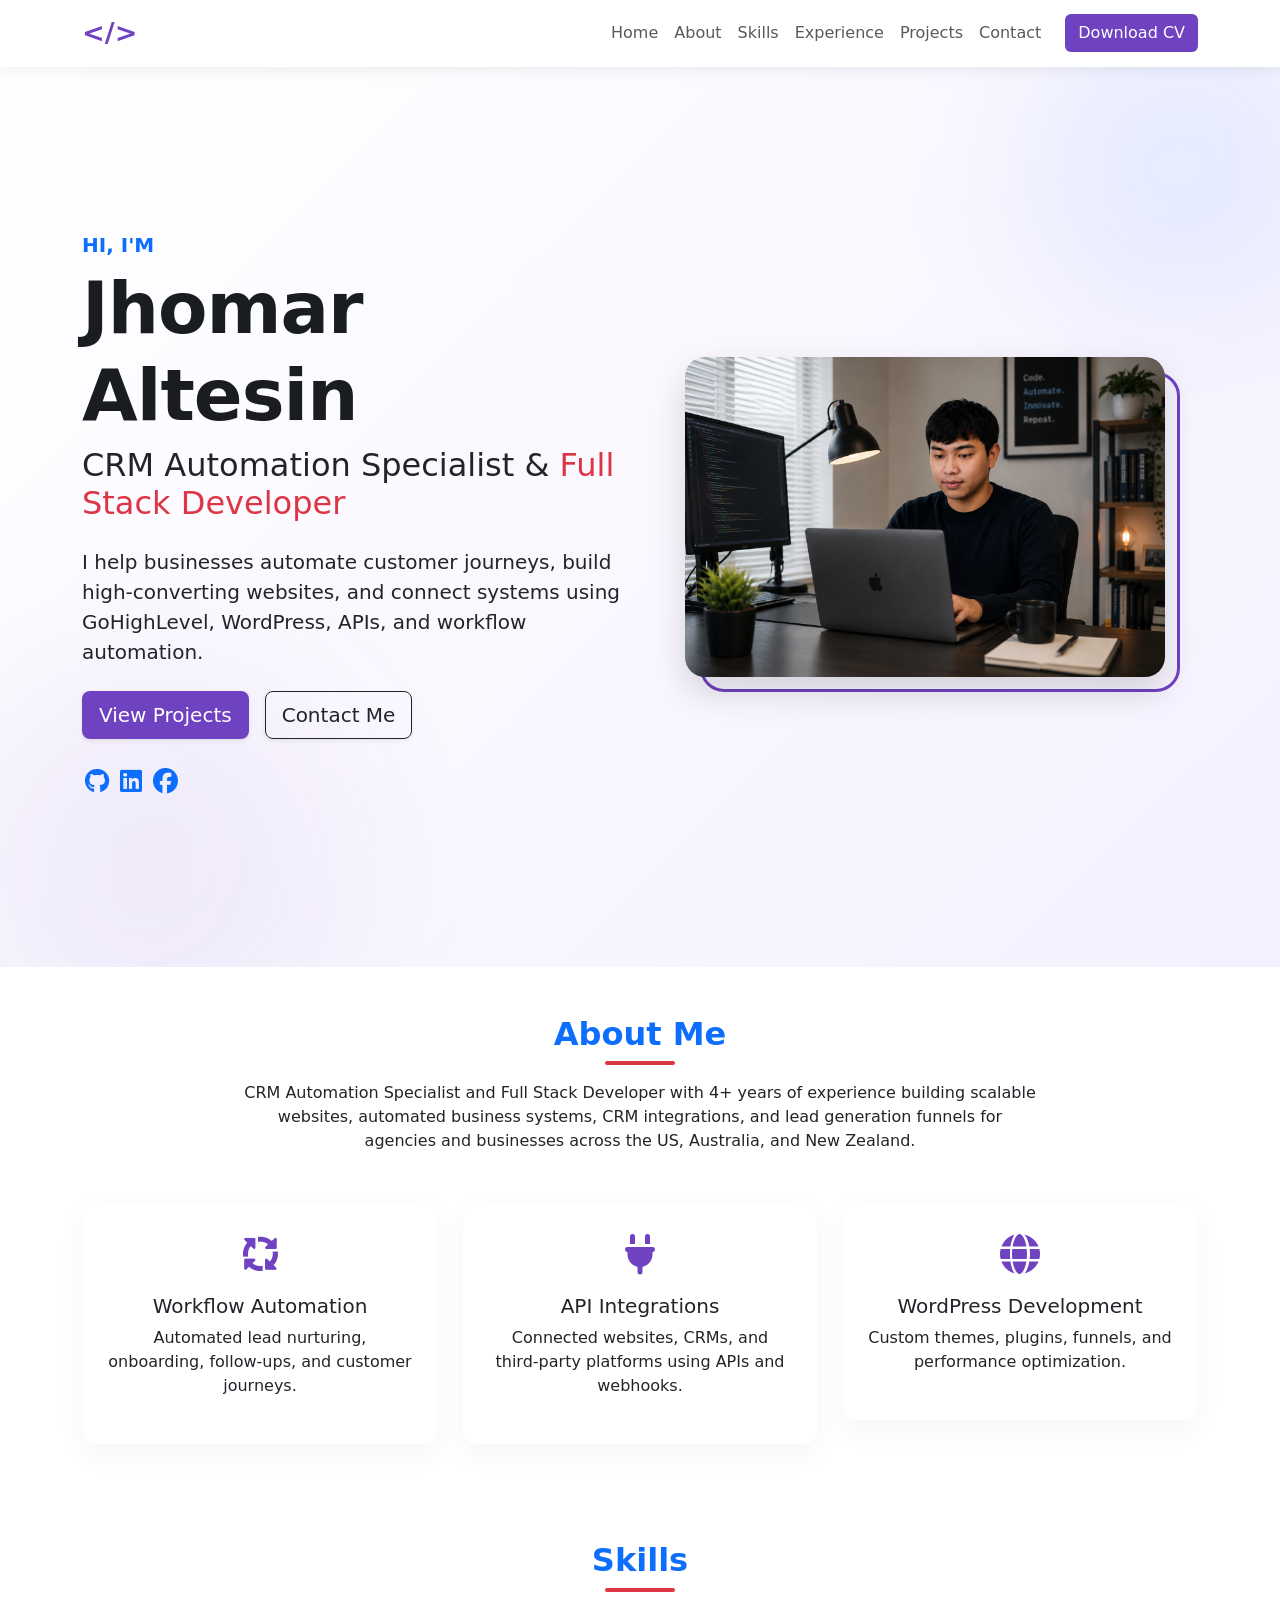
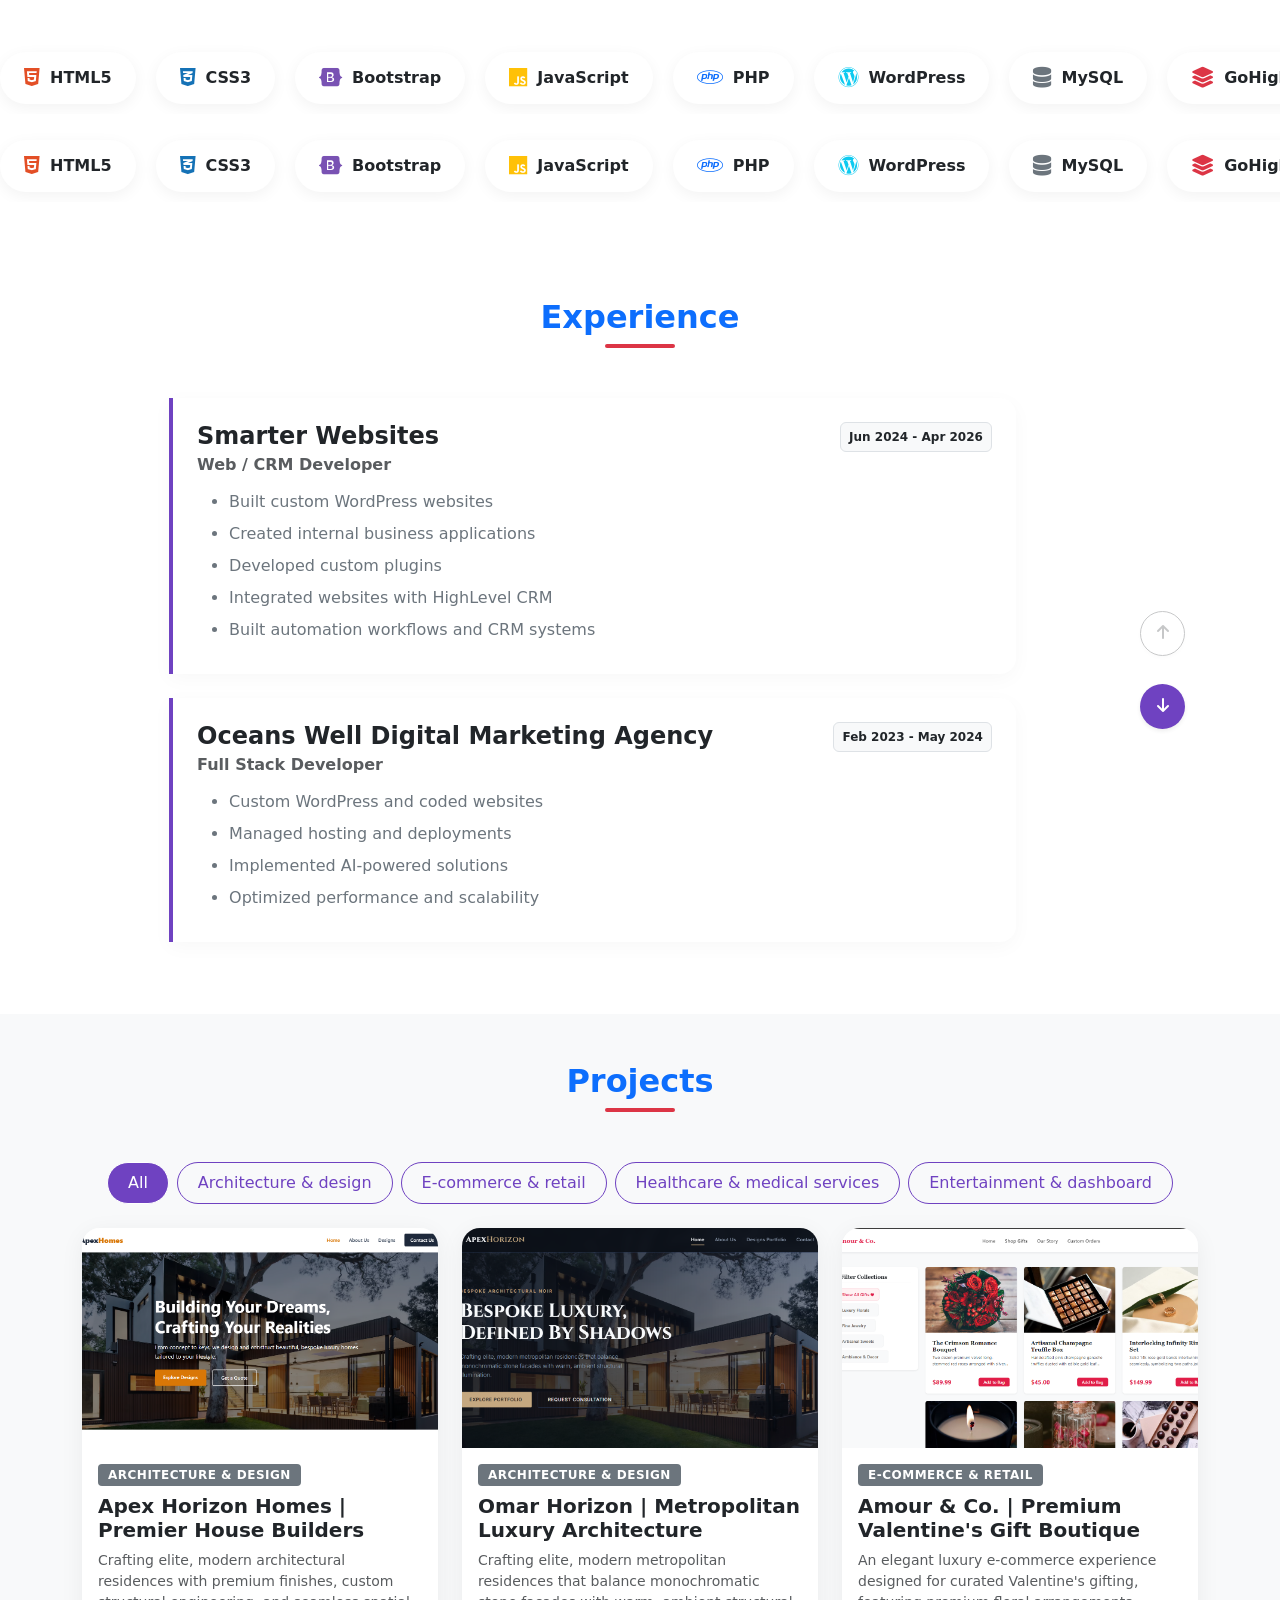
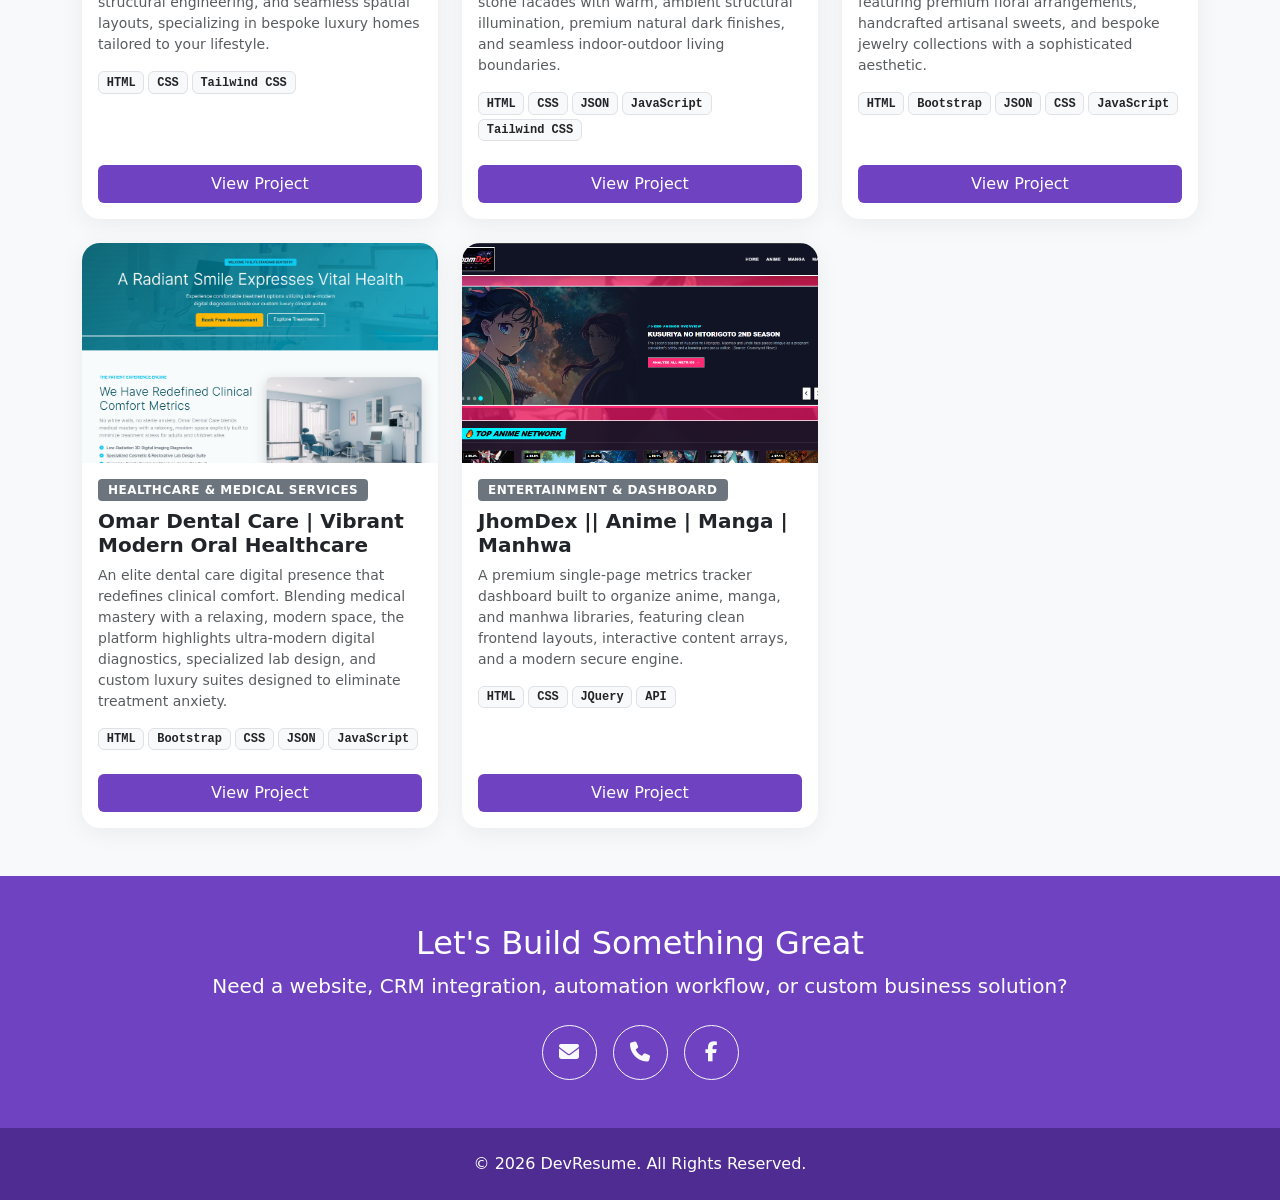
<file: index.html>
<!DOCTYPE html>
<html lang="en">

<head>
    <meta charset="UTF-8">
    <meta name="viewport" content="width=device-width, initial-scale=1.0">
    <title>Jhomar Altesin | Developer Portfolio</title>
    <!-- Bootstrap & FontAwesome -->
    <link href="https://cdn.jsdelivr.net/npm/bootstrap@5.3.3/dist/css/bootstrap.min.css" rel="stylesheet">
    <link rel="stylesheet" href="https://cdnjs.cloudflare.com/ajax/libs/font-awesome/6.5.2/css/all.min.css">
    <!-- Custom Extracted Stylesheet -->
    <link rel="stylesheet" href="style.css">
</head>

<body>
    <!-- NAVBAR -->
    <nav class="navbar navbar-expand-lg sticky-top">
        <div class="container">
            <a class="navbar-brand logo" href="#">&lt;/&gt;</a>
            <button class="navbar-toggler" data-bs-toggle="collapse" data-bs-target="#menu">
                <span class="navbar-toggler-icon"></span>
            </button>
            <div class="collapse navbar-collapse" id="menu">
                <ul class="navbar-nav ms-auto me-3">
                    <li class="nav-item"><a class="nav-link" href="#home">Home</a></li>
                    <li class="nav-item"><a class="nav-link" href="#about">About</a></li>
                    <li class="nav-item"><a class="nav-link" href="#skills">Skills</a></li>
                    <li class="nav-item"><a class="nav-link" href="#experience">Experience</a></li>
                    <li class="nav-item"><a class="nav-link" href="#projects">Projects</a></li>
                    <li class="nav-item"><a class="nav-link" href="#contact">Contact</a></li>
                </ul>
                <a href="AltesinJhomar Ram.pdf" target="_blank" class="btn btn-purple">Download CV</a>
            </div>
        </div>
    </nav>

    <!-- HERO -->
    <section id="home" class="hero">
        <!-- Abstract Background Decorative Elements -->
        <div class="hero-shape shape-1"></div>
        <div class="hero-shape shape-2"></div>
        <div class="container hero-content">
            <div class="row align-items-center">
                <div class="col-lg-6 slide-in-left">
                    <h5 class="blue text-uppercase fw-bold tracking-wider">Hi, I'm</h5>
                    <h1>Jhomar Altesin</h1>
                    <h2 class="mb-4">
                        CRM Automation Specialist & <span class="red">Full Stack Developer</span>
                    </h2>
                    <p class="lead mb-4">
                        I help businesses automate customer journeys, build high-converting websites, and connect
                        systems using GoHighLevel, WordPress, APIs, and workflow automation.
                    </p>
                    <div class="d-flex gap-3 flex-wrap justify-content-lg-start justify-content-center">
                        <a href="#projects" class="btn btn-purple btn-lg shadow-sm">View Projects</a>
                        <a href="#contact" class="btn btn-outline-dark btn-lg shadow-sm">Contact Me</a>
                    </div>
                    <div class="social-icons mt-4">
                        <a href="https://github.com/jhomar0021"><i class="fab fa-github"></i></a>
                        <a href="https://www.linkedin.com/in/altesin-jhomar/"><i class="fab fa-linkedin"></i></a>
                        <a href="https://www.facebook.com/altesin.jhom"><i class="fab fa-facebook"></i></a>
                    </div>
                </div>
                <div class="col-lg-6 text-center slide-in-right mt-lg-0 mt-5">
                    <div class="hero-img-container">
                        <img src="./assets/images/heroimagedev.png" class="hero-img img-fluid"
                            alt="CRM Automation Specialist">
                    </div>
                </div>
            </div>
        </div>
    </section>

    <!-- ABOUT -->
    <section id="about" class="py-5">
        <div class="container">
            <div class="section-title">
                <h2>About Me</h2>
                <div class="line"></div>
                <p class="text-center mx-auto mt-3" style="max-width:800px">
                    CRM Automation Specialist and Full Stack Developer with 4+ years of experience building scalable
                    websites, automated business systems, CRM integrations, and lead generation funnels for agencies and
                    businesses across the US, Australia, and New Zealand.
                </p>
            </div>
            <div class="row g-4">
                <div class="col-md-4">
                    <div class="feature-card">
                        <i class="fas fa-arrows-spin"></i>
                        <h5>Workflow Automation</h5>
                        <p>Automated lead nurturing, onboarding, follow-ups, and customer journeys.</p>
                    </div>
                </div>
                <div class="col-md-4">
                    <div class="feature-card">
                        <i class="fas fa-plug"></i>
                        <h5>API Integrations</h5>
                        <p>Connected websites, CRMs, and third-party platforms using APIs and webhooks.</p>
                    </div>
                </div>
                <div class="col-md-4">
                    <div class="feature-card">
                        <i class="fas fa-globe"></i>
                        <h5>WordPress Development</h5>
                        <p>Custom themes, plugins, funnels, and performance optimization.</p>
                    </div>
                </div>
            </div>
        </div>
    </section>

    <!-- SKILLS (Dual Continuous Scroll) -->
    <section id="skills" class="skills py-5 overflow-hidden">
        <div class="container">
            <div class="section-title">
                <h2>Skills</h2>
                <div class="line"></div>
            </div>
        </div>

        <!-- Track 1: Moving Left -->
        <div class="marquee-wrapper mb-3">
            <div class="marquee-track track-left">
                <!-- Row 1 Badges (Duplicated in script for seamless infinite layout) -->
                <div class="skill-badge"><i class="fab fa-html5 text-orange"></i> HTML5</div>
                <div class="skill-badge"><i class="fab fa-css3-alt text-blue"></i> CSS3</div>
                <div class="skill-badge"><i class="fab fa-bootstrap text-purple"></i> Bootstrap</div>
                <div class="skill-badge"><i class="fab fa-js text-warning"></i> JavaScript</div>
                <div class="skill-badge"><i class="fab fa-php text-primary"></i> PHP</div>
                <div class="skill-badge"><i class="fab fa-wordpress text-info"></i> WordPress</div>
                <div class="skill-badge"><i class="fas fa-database text-secondary"></i> MySQL</div>
                <div class="skill-badge"><i class="fas fa-layer-group text-danger"></i> GoHighLevel</div>
                <div class="skill-badge"><i class="fas fa-robot text-success"></i> CRM Automation</div>
                <div class="skill-badge"><i class="fas fa-diagram-project text-dark"></i> Workflow Design</div>
                <div class="skill-badge"><i class="fas fa-headset text-warning"></i> Technical Support</div>
                <div class="skill-badge"><i class="fas fa-network-wired text-primary"></i> API Integration</div>
            </div>
        </div>

        <!-- Track 2: Moving Right -->
        <div class="marquee-wrapper">
            <div class="marquee-track track-right">
                <div class="skill-badge"><i class="fab fa-html5 text-orange"></i> HTML5</div>
                <div class="skill-badge"><i class="fab fa-css3-alt text-blue"></i> CSS3</div>
                <div class="skill-badge"><i class="fab fa-bootstrap text-purple"></i> Bootstrap</div>
                <div class="skill-badge"><i class="fab fa-js text-warning"></i> JavaScript</div>
                <div class="skill-badge"><i class="fab fa-php text-primary"></i> PHP</div>
                <div class="skill-badge"><i class="fab fa-wordpress text-info"></i> WordPress</div>
                <div class="skill-badge"><i class="fas fa-database text-secondary"></i> MySQL</div>
                <div class="skill-badge"><i class="fas fa-layer-group text-danger"></i> GoHighLevel</div>
                <div class="skill-badge"><i class="fas fa-robot text-success"></i> CRM Automation</div>
                <div class="skill-badge"><i class="fas fa-diagram-project text-dark"></i> Workflow Design</div>
                <div class="skill-badge"><i class="fas fa-headset text-warning"></i> Technical Support</div>
                <div class="skill-badge"><i class="fas fa-network-wired text-primary"></i> API Integration</div>
            </div>
        </div>
    </section>

    <!-- EXPERIENCE -->
    <section id="experience" class="py-5">
        <div class="container">
            <div class="section-title">
                <h2>Experience</h2>
                <div class="line"></div>
            </div>
            <!-- Keep this container. The JS will now inject a 2-column layout (Cards left, Arrow right) -->
            <div id="experience-container" class="row align-items-center justify-content-center">
                <!-- Loaded dynamically via JavaScript -->
            </div>
        </div>
    </section>

    <!-- PROJECTS (Dynamic & Filterable) -->
    <section id="projects" class="py-5 bg-light">
        <div class="container">
            <div class="section-title">
                <h2>Projects</h2>
                <div class="line"></div>
            </div>

            <!-- Filter Buttons -->
            <div class="row mb-4">
                <div class="col-12 d-flex justify-content-center gap-2 flex-wrap" id="filter-buttons">
                    <button class="btn btn-purple filter-btn active" data-filter="all">All</button>
                    <!-- Categories dynamically generated here -->
                </div>
            </div>

            <div class="row g-4" id="projects-container">
                <!-- Loaded dynamically via JavaScript -->
            </div>
        </div>
    </section>

    <!-- CONTACT -->
    <section id="contact" class="contact py-5">
        <div class="container text-center">
            <h2>Let's Build Something Great</h2>
            <p class="lead">Need a website, CRM integration, automation workflow, or custom business solution?</p>
            <div class="mt-4 d-flex justify-content-center gap-3">

                <a href="mailto:altesin.jhomar@gmail.com"
                    class="btn btn-outline-light d-inline-flex align-items-center justify-content-center rounded-circle"
                    style="width: 55px; height: 55px;" title="Email Me">
                    <i class="fas fa-envelope fs-5"></i>
                </a>

                <a href="tel:+639451230607"
                    class="btn btn-outline-light d-inline-flex align-items-center justify-content-center rounded-circle"
                    style="width: 55px; height: 55px;" title="Call Me">
                    <i class="fas fa-phone fs-5"></i>
                </a>

                <a href="https://facebook.com/altesin.jhom" target="_blank"
                    class="btn btn-outline-light d-inline-flex align-items-center justify-content-center rounded-circle"
                    style="width: 55px; height: 55px;" title="Facebook Profile">
                    <i class="fab fa-facebook-f fs-5"></i>
                </a>

            </div>
        </div>
    </section>

    <footer class="py-4 text-center">
        <div class="container">
            &copy; 2026 DevResume. All Rights Reserved.
        </div>
    </footer>

    <!-- Scripts -->
    <script src="https://cdn.jsdelivr.net/npm/bootstrap@5.3.3/dist/js/bootstrap.bundle.min.js"></script>
    <script src="script.js"></script>
</body>

</html>
</file>
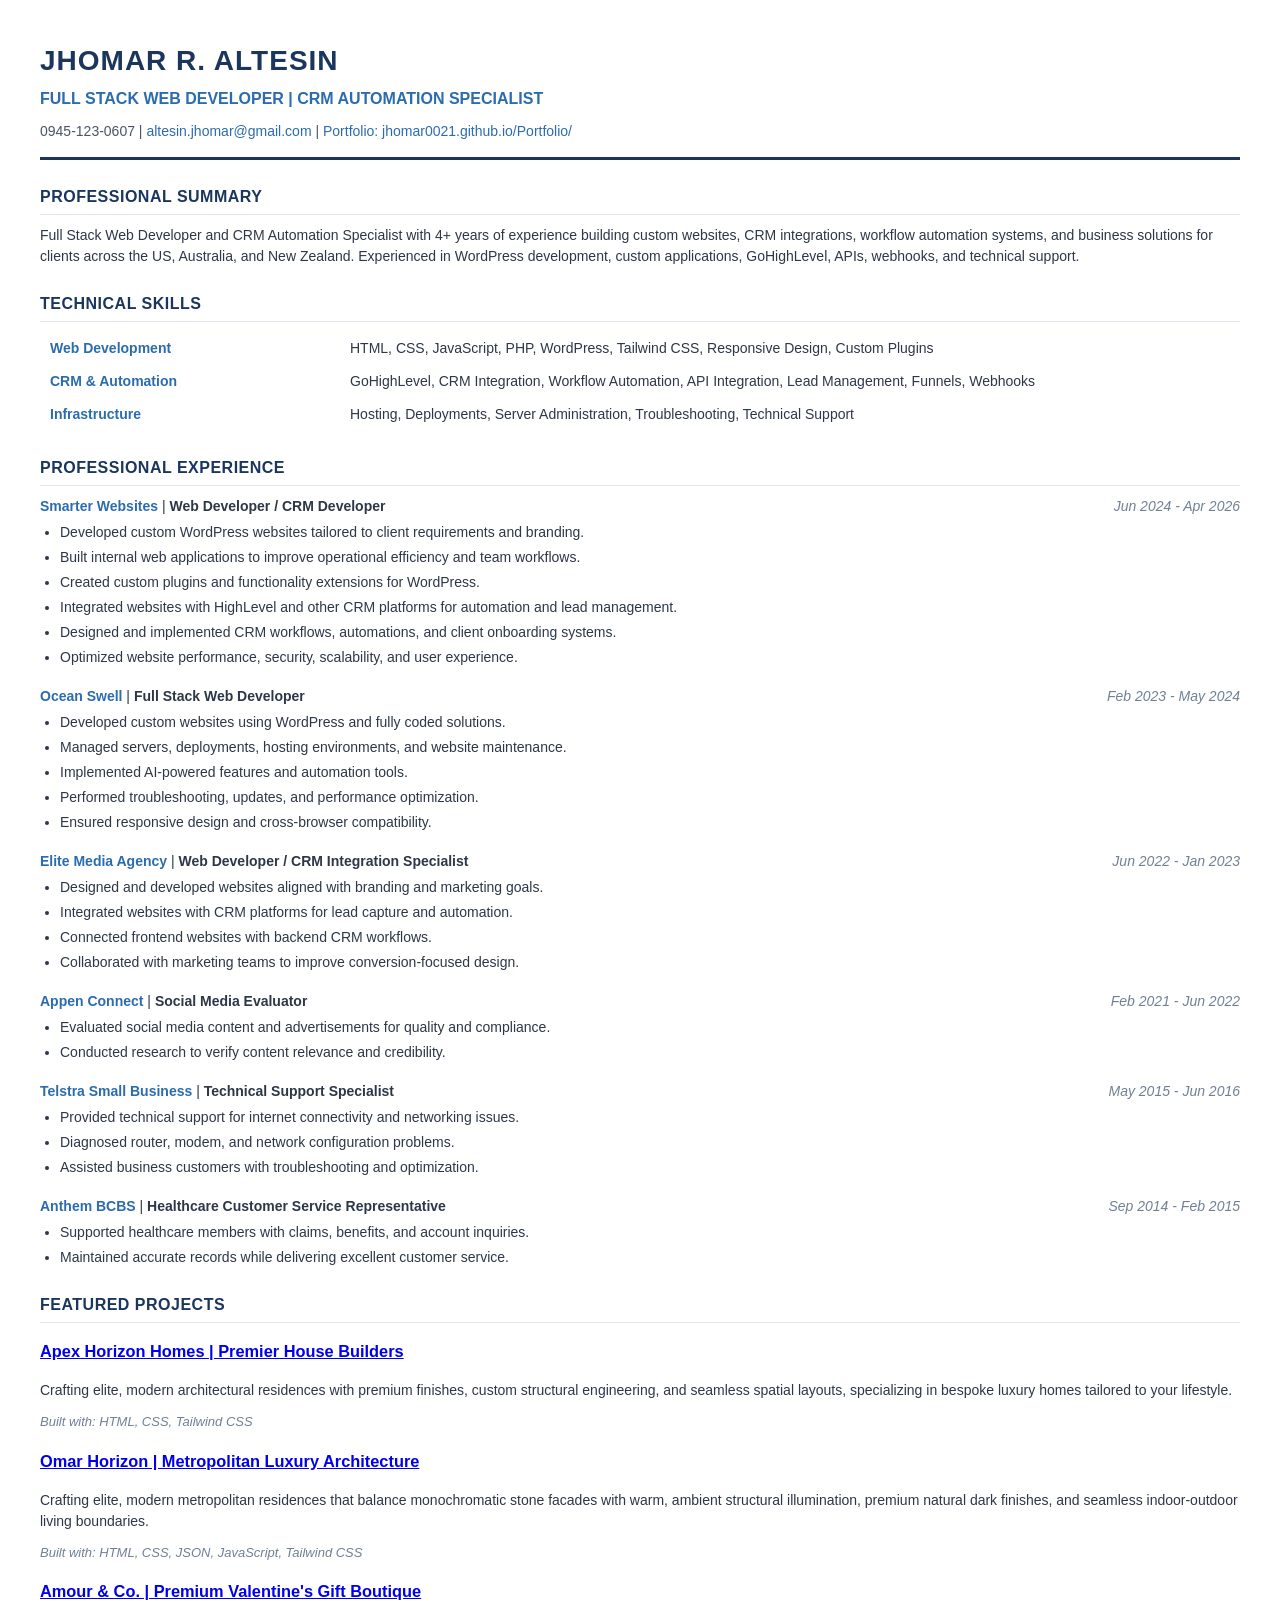
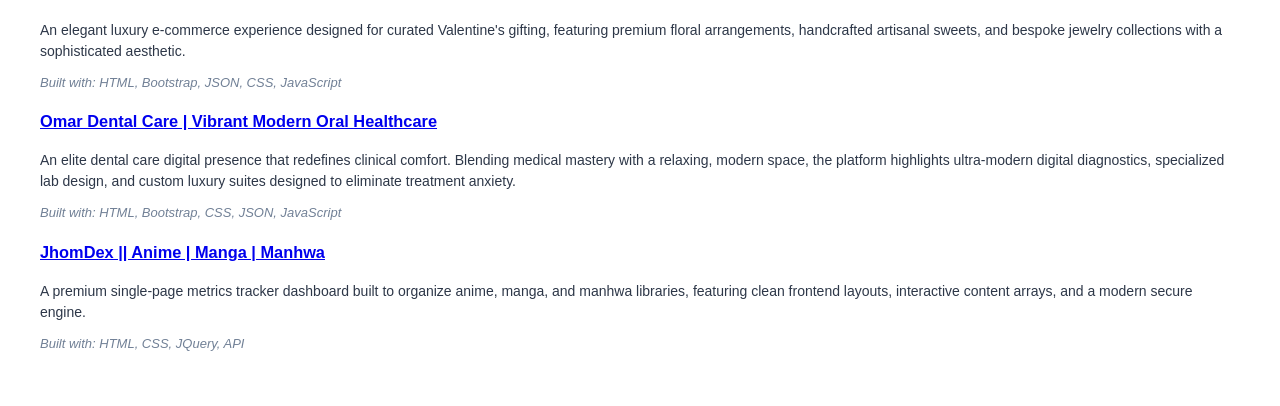
<file: resume.html>
<!DOCTYPE html>
<html lang="en">

<head>
    <meta charset="UTF-8">
    <title>Jhomar_Altesin_Modern_Resume</title>
    <style>
        body {
            font-family: 'Segoe UI', Helvetica, Arial, sans-serif;
            color: #2d3748;
            line-height: 1.5;
            margin: 0;
            padding: 40px;
            background-color: #ffffff;
        }

        header {
            border-bottom: 3px solid #1a365d;
            padding-bottom: 15px;
            margin-bottom: 25px;
        }

        h1 {
            color: #1a365d;
            margin: 0 0 5px 0;
            font-size: 28px;
            text-transform: uppercase;
            letter-spacing: 1px;
        }

        .subtitle {
            color: #2b6cb0;
            font-size: 16px;
            font-weight: 600;
            text-transform: uppercase;
            margin-bottom: 10px;
        }

        .contact-info {
            font-size: 14px;
            color: #4a5568;
        }

        .contact-info a {
            color: #2b6cb0;
            text-decoration: none;
        }

        h2 {
            color: #1a365d;
            font-size: 16px;
            text-transform: uppercase;
            margin-top: 25px;
            margin-bottom: 10px;
            border-bottom: 1px solid #e2e8f0;
            padding-bottom: 5px;
            letter-spacing: 0.5px;
        }

        p {
            margin: 0 0 10px 0;
            font-size: 14px;
        }

        .skills-table {
            width: 100%;
            border-collapse: collapse;
            margin-bottom: 15px;
        }

        .skills-table td {
            padding: 6px 10px;
            font-size: 14px;
            vertical-align: top;
        }

        .skills-category {
            font-weight: bold;
            color: #2b6cb0;
            width: 25%;
        }

        .job {
            margin-bottom: 18px;
        }

        .job-header {
            display: flex;
            justify-content: space-between;
            font-size: 14px;
            margin-bottom: 5px;
        }

        .job-title {
            font-weight: bold;
            color: #2d3748;
        }

        .company {
            color: #2b6cb0;
            font-weight: bold;
        }

        .job-date {
            color: #718096;
            font-style: italic;
        }

        ul {
            margin: 0;
            padding-left: 20px;
        }

        li {
            font-size: 14px;
            margin-bottom: 4px;
        }

        .project {
            margin-bottom: 12px;
            font-size: 14px;
        }

        .project-title {
            font-weight: bold;
            color: #2b6cb0;
        }

        .project-tech {
            font-style: italic;
            color: #718096;
            font-size: 13px;
        }
    </style>
</head>

<body>

    <header>
        <h1>Jhomar R. Altesin</h1>
        <div class="subtitle">Full Stack Web Developer | CRM Automation Specialist</div>
        <div class="contact-info">
            0945-123-0607 |
            <a href="mailto:altesin.jhomar@gmail.com">altesin.jhomar@gmail.com</a> |
            <a href="https://jhomar0021.github.io/Portfolio/" target="_blank">Portfolio:
                jhomar0021.github.io/Portfolio/</a>
        </div>
    </header>

    <h2>Professional Summary</h2>
    <p>
        Full Stack Web Developer and CRM Automation Specialist with 4+ years of experience building custom websites,
        CRM integrations, workflow automation systems, and business solutions for clients across the US, Australia, and
        New
        Zealand. Experienced in WordPress development, custom applications, GoHighLevel, APIs, webhooks, and technical
        support.
    </p>

    <h2>Technical Skills</h2>
    <table class="skills-table">
        <tr>
            <td class="skills-category">Web Development</td>
            <td>HTML, CSS, JavaScript, PHP, WordPress, Tailwind CSS, Responsive Design, Custom Plugins</td>
        </tr>
        <tr>
            <td class="skills-category">CRM & Automation</td>
            <td>GoHighLevel, CRM Integration, Workflow Automation, API Integration, Lead Management, Funnels,
                Webhooks</td>
        </tr>
        <tr>
            <td class="skills-category">Infrastructure</td>
            <td>Hosting, Deployments, Server Administration, Troubleshooting, Technical Support</td>
        </tr>
    </table>

    <h2>Professional Experience</h2>

    <div class="job">
        <div class="job-header">
            <div><span class="company">Smarter Websites</span> | <span class="job-title">Web Developer / CRM
                    Developer</span></div>
            <div class="job-date">Jun 2024 - Apr 2026</div>
        </div>
        <ul>
            <li>Developed custom WordPress websites tailored to client requirements and branding.</li>
            <li>Built internal web applications to improve operational efficiency and team workflows.</li>
            <li>Created custom plugins and functionality extensions for WordPress.</li>
            <li>Integrated websites with HighLevel and other CRM platforms for automation and lead management.
            </li>
            <li>Designed and implemented CRM workflows, automations, and client onboarding systems.</li>
            <li>Optimized website performance, security, scalability, and user experience.</li>
        </ul>
    </div>

    <div class="job">
        <div class="job-header">
            <div><span class="company">Ocean Swell</span> | <span class="job-title">Full Stack Web Developer</span>
            </div>
            <div class="job-date">Feb 2023 - May 2024</div>
        </div>
        <ul>
            <li>Developed custom websites using WordPress and fully coded solutions.</li>
            <li>Managed servers, deployments, hosting environments, and website maintenance.</li>
            <li>Implemented AI-powered features and automation tools.</li>
            <li>Performed troubleshooting, updates, and performance optimization.</li>
            <li>Ensured responsive design and cross-browser compatibility.</li>
        </ul>
    </div>

    <div class="job">
        <div class="job-header">
            <div><span class="company">Elite Media Agency</span> | <span class="job-title">Web Developer / CRM
                    Integration Specialist</span></div>
            <div class="job-date">Jun 2022 - Jan 2023</div>
        </div>
        <ul>
            <li>Designed and developed websites aligned with branding and marketing goals.</li>
            <li>Integrated websites with CRM platforms for lead capture and automation.</li>
            <li>Connected frontend websites with backend CRM workflows.</li>
            <li>Collaborated with marketing teams to improve conversion-focused design.</li>
        </ul>
    </div>

    <div class="job">
        <div class="job-header">
            <div><span class="company">Appen Connect</span> | <span class="job-title">Social Media Evaluator</span>
            </div>
            <div class="job-date">Feb 2021 - Jun 2022</div>
        </div>
        <ul>
            <li>Evaluated social media content and advertisements for quality and compliance.</li>
            <li>Conducted research to verify content relevance and credibility.</li>
        </ul>
    </div>

    <div class="job">
        <div class="job-header">
            <div><span class="company">Telstra Small Business</span> | <span class="job-title">Technical Support
                    Specialist</span></div>
            <div class="job-date">May 2015 - Jun 2016</div>
        </div>
        <ul>
            <li>Provided technical support for internet connectivity and networking issues.</li>
            <li>Diagnosed router, modem, and network configuration problems.</li>
            <li>Assisted business customers with troubleshooting and optimization.</li>
        </ul>
    </div>

    <div class="job">
        <div class="job-header">
            <div><span class="company">Anthem BCBS</span> | <span class="job-title">Healthcare Customer Service
                    Representative</span></div>
            <div class="job-date">Sep 2014 - Feb 2015</div>
        </div>
        <ul>
            <li>Supported healthcare members with claims, benefits, and account inquiries.</li>
            <li>Maintained accurate records while delivering excellent customer service.</li>
        </ul>
    </div>

    <h2>Featured Projects</h2>

    <div class="project-list">
        <div class="project">
            <div class="project-content">
                <h3 class="project-title"><a href="https://jhomar0021.github.io/Apexhome/">Apex Horizon Homes | Premier
                        House Builders</a></h3>
                <p>Crafting elite, modern architectural residences with premium finishes, custom structural engineering,
                    and
                    seamless spatial layouts, specializing in bespoke luxury homes tailored to your lifestyle.</p>
                <span class="project-tech">Built with: HTML, CSS, Tailwind CSS</span>
            </div>
        </div>

        <div class="project">
            <div class="project-content">
                <h3 class="project-title"><a href="https://jhomar0021.github.io/Homebuilder-2/">Omar Horizon |
                        Metropolitan
                        Luxury Architecture</a></h3>
                <p>Crafting elite, modern metropolitan residences that balance monochromatic stone facades with warm,
                    ambient structural illumination, premium natural dark finishes, and seamless indoor-outdoor living
                    boundaries.</p>
                <span class="project-tech">Built with: HTML, CSS, JSON, JavaScript, Tailwind CSS</span>
            </div>
        </div>

        <div class="project">
            <div class="project-content">
                <h3 class="project-title"><a href="https://jhomar0021.github.io/giftshop/">Amour & Co. | Premium
                        Valentine's
                        Gift Boutique</a></h3>
                <p>An elegant luxury e-commerce experience designed for curated Valentine's gifting, featuring premium
                    floral arrangements, handcrafted artisanal sweets, and bespoke jewelry collections with a
                    sophisticated
                    aesthetic.</p>
                <span class="project-tech">Built with: HTML, Bootstrap, JSON, CSS, JavaScript</span>
            </div>
        </div>

        <div class="project">
            <div class="project-content">
                <h3 class="project-title"><a href="https://jhomar0021.github.io/Dental/index.html">Omar Dental Care |
                        Vibrant Modern Oral Healthcare</a></h3>
                <p>An elite dental care digital presence that redefines clinical comfort. Blending medical mastery with
                    a
                    relaxing, modern space, the platform highlights ultra-modern digital diagnostics, specialized lab
                    design, and custom luxury suites designed to eliminate treatment anxiety.</p>
                <span class="project-tech">Built with: HTML, Bootstrap, CSS, JSON, JavaScript</span>
            </div>
        </div>

        <div class="project">
            <div class="project-content">
                <h3 class="project-title"><a href="https://jhomar0021.github.io/Jhomdex/#home">JhomDex || Anime | Manga
                        |
                        Manhwa</a></h3>
                <p>A premium single-page metrics tracker dashboard built to organize anime, manga, and manhwa libraries,
                    featuring clean frontend layouts, interactive content arrays, and a modern secure engine.</p>
                <span class="project-tech">Built with: HTML, CSS, JQuery, API</span>
            </div>
        </div>
    </div>

</body>

</html>
</file>
<file: style.css>
:root {
  --purple: #6f42c1;
  --purple-light: #f5f0ff;
  --blue: #0d6efd;
  --red: #dc3545;
  --black: #212529;
}

html {
  scroll-behavior: smooth;
}

body {
  font-family: "Segoe UI", system-ui, sans-serif;
  color: var(--black);
  overflow-x: hidden;
}

.navbar {
  background: #fff;
  box-shadow: 0 2px 15px rgba(0, 0, 0, 0.08);
}

.logo {
  font-size: 1.7rem;
  font-weight: 700;
  color: var(--purple);
  text-decoration: none;
}

.nav-link {
  font-weight: 500;
}

.btn-purple {
  background: var(--purple);
  color: white;
}

.btn-purple:hover {
  background: #5b35a4;
  color: white;
}

/* --- DESIGNED HERO SECTION --- */
.hero {
  background: linear-gradient(135deg, #ffffff 0%, var(--purple-light) 100%);
  min-height: 100vh;
  display: flex;
  align-items: center;
  position: relative;
  overflow: hidden;
}
.social-icons a {
  font-size: 25px;
  margin: 3px;
}

/* Background Design Shapes */
.hero-shape {
  position: absolute;
  border-radius: 50%;
  filter: blur(80px);
  z-index: 1;
  opacity: 0.6;
}
.shape-1 {
  width: 300px;
  height: 300px;
  background: rgba(13, 110, 253, 0.15);
  top: -50px;
  right: -50px;
}
.shape-2 {
  width: 400px;
  height: 400px;
  background: rgba(111, 66, 193, 0.12);
  bottom: -100px;
  left: -50px;
}

.hero-content {
  position: relative;
  z-index: 2;
}

.hero h1 {
  font-size: 4.5rem;
  font-weight: 800;
  letter-spacing: -1px;
  color: #1a1d20;
}

.hero .blue {
  color: var(--blue);
}
.hero .red {
  color: var(--red);
}

/* Creative Image Border Frame */
.hero-img-container {
  position: relative;
  display: inline-block;
}
.hero-img-container::before {
  content: "";
  position: absolute;
  top: 15px;
  left: 15px;
  right: -15px;
  bottom: -15px;
  border: 3px solid var(--purple);
  border-radius: 24px;
  z-index: -1;
}

.hero-img {
  width: 100%;
  max-width: 480px;
  border-radius: 20px;
  box-shadow: 0 15px 35px rgba(0, 0, 0, 0.15);
  transition: transform 0.5s ease;
}
.hero-img:hover {
  transform: scale(1.02) rotate(1deg);
}

/* --- ANIMATIONS (Sliding Entering Frameworks) --- */
.slide-in-left {
  animation: slideLeft 1s cubic-bezier(0.16, 1, 0.3, 1) both;
}
.slide-in-right {
  animation: slideRight 1s cubic-bezier(0.16, 1, 0.3, 1) both;
}

@keyframes slideLeft {
  0% {
    transform: translateX(-60px);
    opacity: 0;
  }
  100% {
    transform: translateX(0);
    opacity: 1;
  }
}
@keyframes slideRight {
  0% {
    transform: translateX(60px);
    opacity: 0;
  }
  100% {
    transform: translateX(0);
    opacity: 1;
  }
}

/* --- VISUAL TEXT PLACEMENT (Section Layouts) --- */
.section-title {
  text-align: center;
  margin-bottom: 50px;
}
.section-title h2 {
  color: var(--blue);
  font-weight: 700;
}
.section-title .line {
  width: 70px;
  height: 4px;
  background: var(--red);
  margin: auto;
  border-radius: 2px;
}

/* About Feature Cards */
.feature-card {
  background: white;
  border-radius: 15px;
  padding: 30px 25px;
  text-align: center;
  box-shadow: 0 10px 30px rgba(0, 0, 0, 0.04);
  transition: all 0.3s ease;
  border: 1px solid rgba(0, 0, 0, 0.02);
}
.feature-card:hover {
  transform: translateY(-8px);
  box-shadow: 0 15px 35px rgba(111, 66, 193, 0.1);
}
.feature-card i {
  color: var(--purple);
  font-size: 2.5rem;
  margin-bottom: 20px;
}

/* --- INFINITE MARQUEE SCROLL (SKILLS) --- */
.marquee-wrapper {
  width: 100%;
  display: flex;
  overflow: hidden;
  user-select: none;
}

.marquee-track {
  display: flex;
  white-space: nowrap;
  gap: 20px;
  padding: 10px 0;
}

.track-left {
  animation: scrollLeft 25s linear infinite;
}
.track-right {
  animation: scrollRight 25s linear infinite;
}

/* Hover Pauses and enlarges */
.marquee-wrapper:hover .marquee-track {
  animation-play-state: paused;
}

.skill-badge {
  background: white;
  padding: 14px 24px;
  border-radius: 50px;
  box-shadow: 0 4px 15px rgba(0, 0, 0, 0.05);
  font-weight: 600;
  display: flex;
  align-items: center;
  gap: 10px;
  cursor: pointer;
  transition:
    transform 0.3s cubic-bezier(0.175, 0.885, 0.32, 1.275),
    box-shadow 0.3s;
}
.skill-badge:hover {
  transform: scale(1.15);
  box-shadow: 0 8px 25px rgba(0, 0, 0, 0.12);
  z-index: 10;
}
.skill-badge i {
  font-size: 1.3rem;
}

@keyframes scrollLeft {
  0% {
    transform: translateX(0);
  }
  100% {
    transform: translateX(-50%);
  }
}
@keyframes scrollRight {
  0% {
    transform: translateX(-50%);
  }
  100% {
    transform: translateX(0);
  }
}

/* Icon specific tracking design colors */
.text-orange {
  color: #e34f26;
}
.text-blue {
  color: #1572b6;
}
.text-purple {
  color: #7952b3;
}
.text-warning {
  color: #f7df1e;
}
.text-primary {
  color: #4f5d95;
}
.text-info {
  color: #21759b;
}

/* Experience Layout */
.exp-card {
  border: none;
  border-left: 4px solid var(--purple);
  border-radius: 0 16px 16px 0;
  box-shadow: 0 5px 20px rgba(0, 0, 0, 0.03);
  transition: 0.3s;
}
.exp-card:hover {
  transform: translateX(5px);
  background-color: #fbf9ff;
}

/* --- PROJECTS --- */
.project-card {
  border: none;
  border-radius: 18px;
  overflow: hidden;
  box-shadow: 0 5px 25px rgba(0, 0, 0, 0.06);
  transition:
    transform 0.3s ease,
    box-shadow 0.3s ease;
  background: #fff;
  height: 100%;
}
.project-card:hover {
  transform: translateY(-8px);
  box-shadow: 0 15px 35px rgba(0, 0, 0, 0.12);
}
.project-card img {
  height: 220px;
  width: 100%;
  object-fit: cover;
}
.badge-category {
  font-size: 0.75rem;
  text-transform: uppercase;
  letter-spacing: 0.5px;
  padding: 5px 10px;
  border-radius: 4px;
}

/* Filter Controls */
.filter-btn {
  border: 1px solid var(--purple);
  background: transparent;
  color: var(--purple);
  padding: 8px 20px;
  border-radius: 30px;
  transition: 0.3s;
}
.filter-btn:hover,
.filter-btn.active {
  background: var(--purple);
  color: #fff;
}

.contact {
  background: var(--purple);
  color: white;
}
footer {
  background: #4e2c91;
  color: white;
}

/* Responsive Overrides */
@media (max-width: 991px) {
  .hero {
    text-align: center;
    padding-top: 120px;
    padding-bottom: 60px;
  }
  .hero h1 {
    font-size: 3.2rem;
  }
  .hero-img-container {
    margin-top: 40px;
  }
}
@media (max-width: 576px) {
  .hero h1 {
    font-size: 2.5rem;
  }
}

#experience-container .card {
  animation: fadeIn 0.4s ease-in-out;
}

@keyframes fadeIn {
  from {
    opacity: 0;
    transform: translateY(10px);
  }
  to {
    opacity: 1;
    transform: translateY(0);
  }
}
/* Responsive tweaks for the experience navigation stack */
@media (max-width: 767px) {
  #experience-container .flex-column {
    flex-direction: row !important;
    margin-top: 15px;
  }
}
</file>
